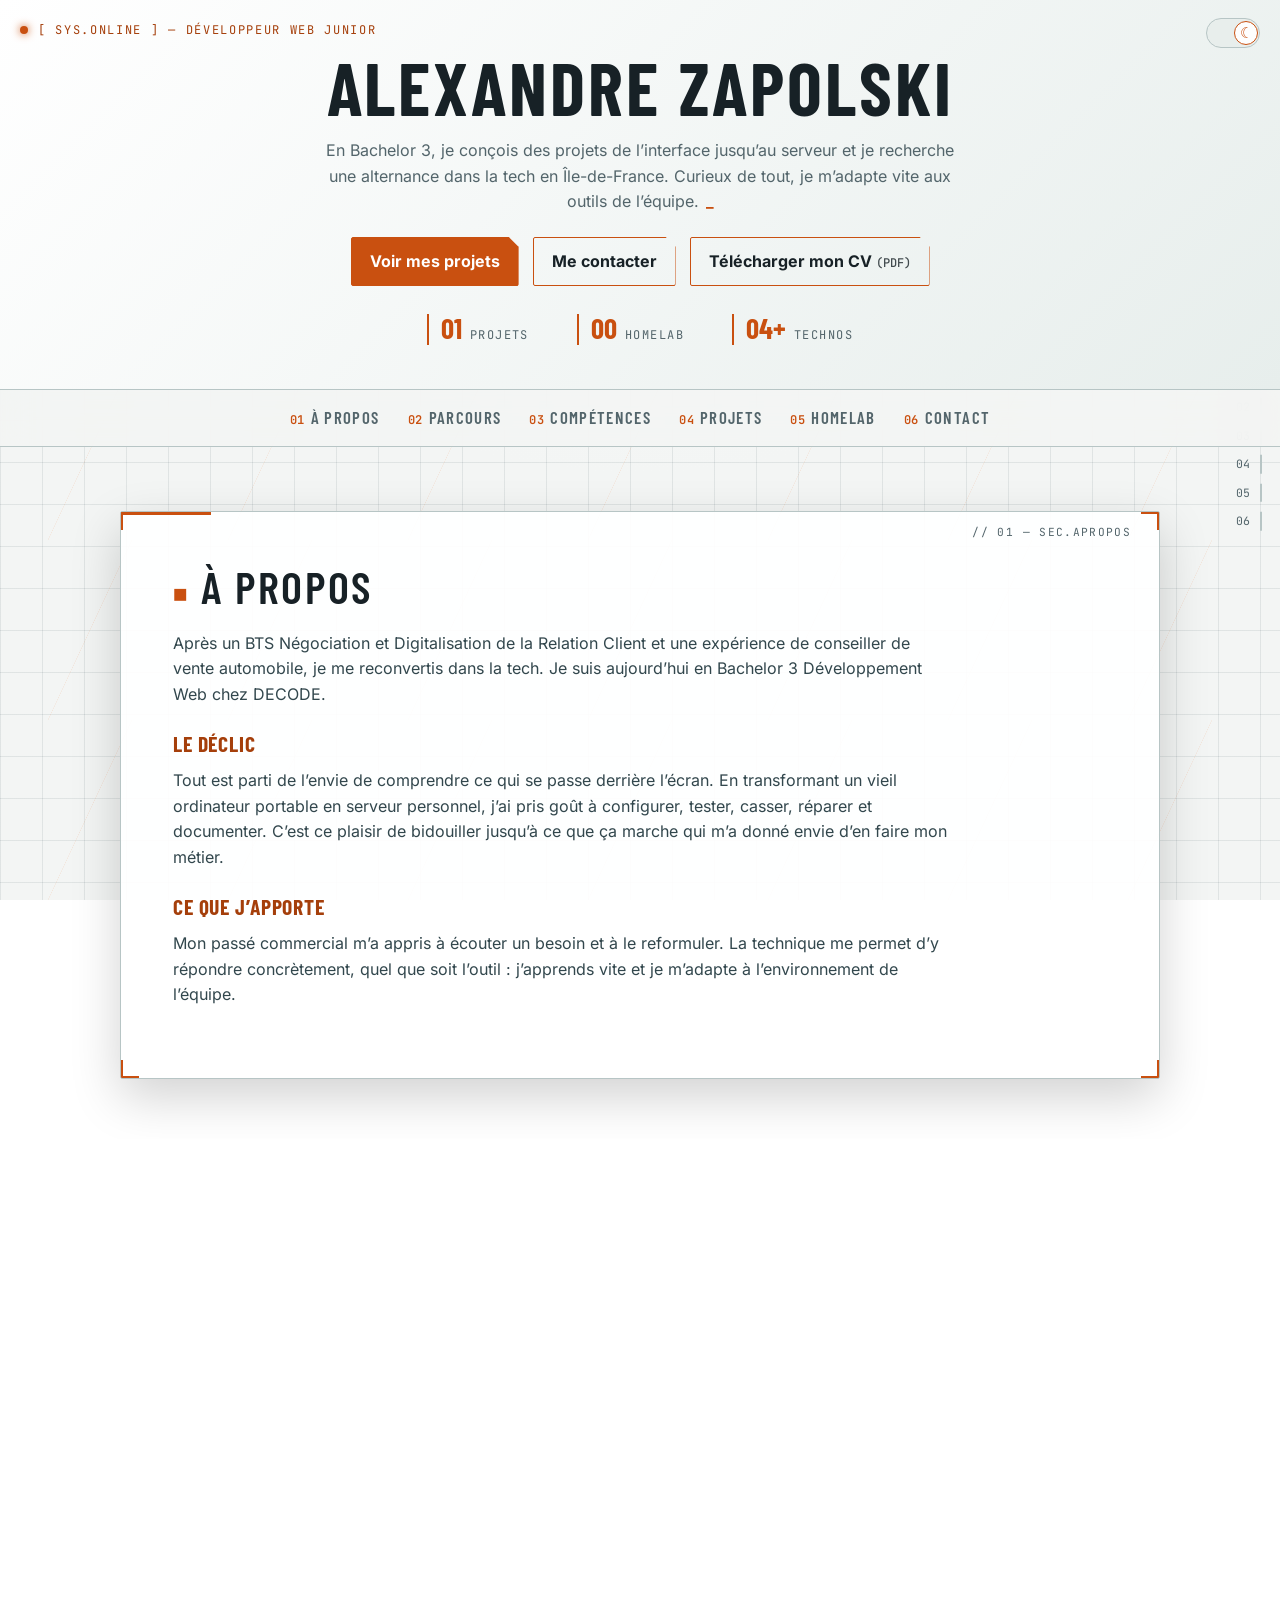
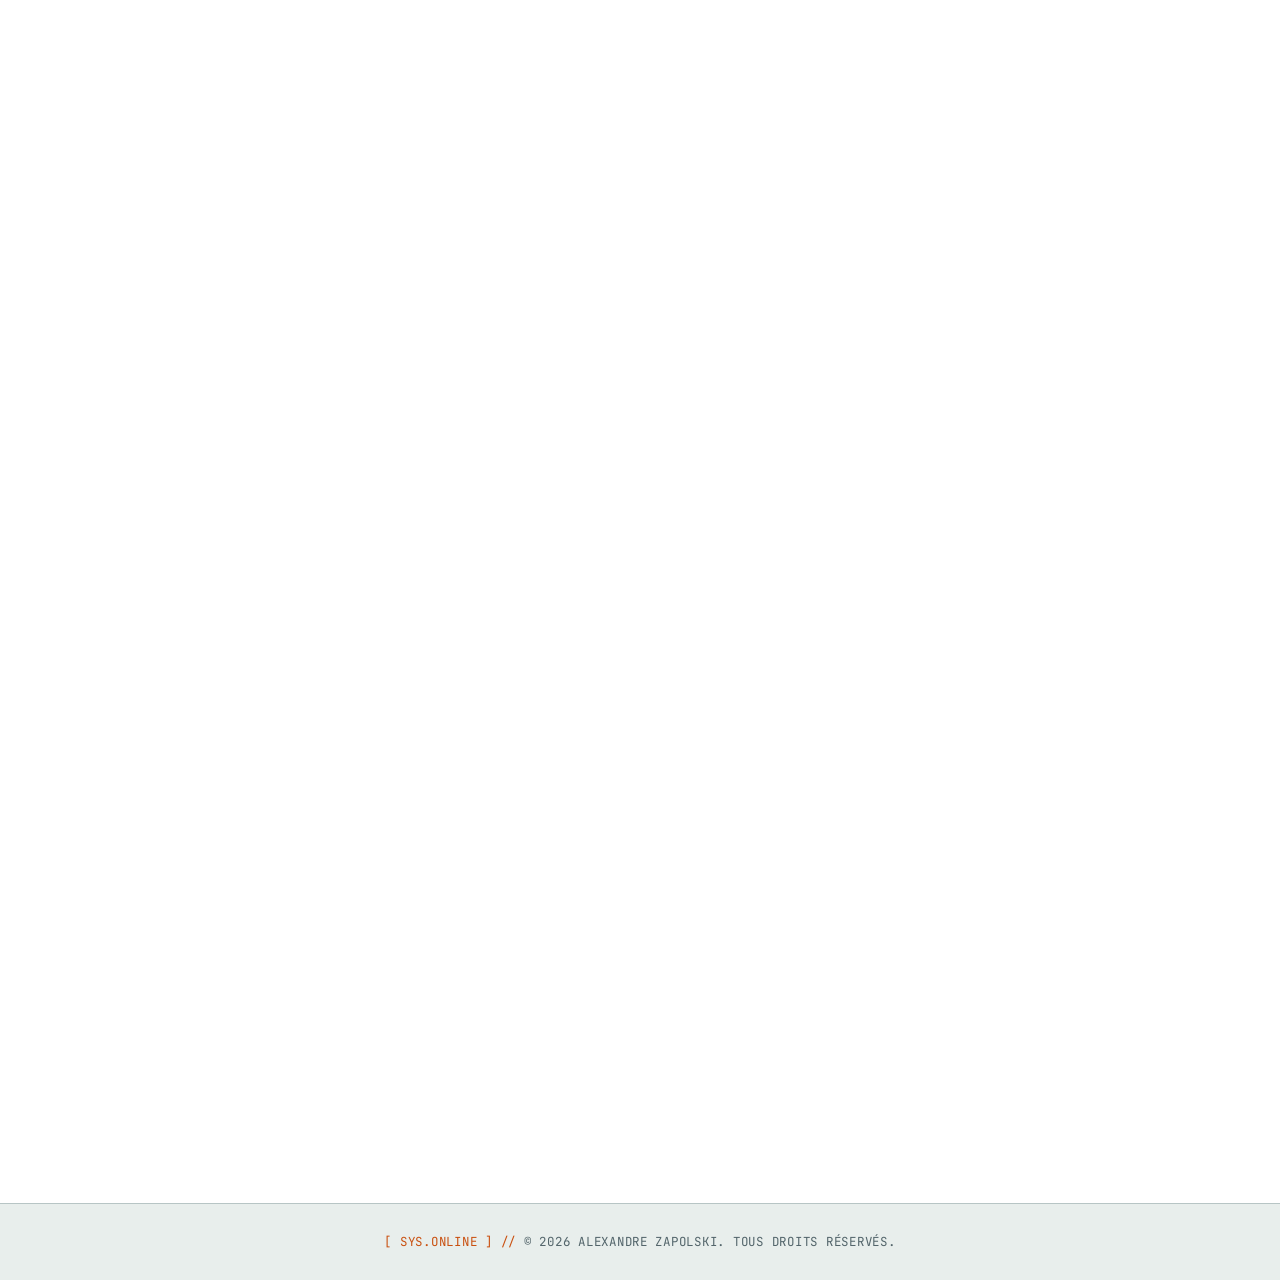
<file: index.html>
<!doctype html>
<html lang="fr">
  <head>
    <meta charset="UTF-8" />
    <meta name="viewport" content="width=device-width, initial-scale=1.0" />
    <title>Alexandre Zapolski | Développeur web junior</title>
    <meta
      name="description"
      content="Alexandre Zapolski, en Bachelor 3 Développement Web, recherche une alternance dans la tech en Île-de-France. Découvrez ses projets, son parcours et son homelab."
    />
    <meta name="theme-color" content="#080d12" />
    <meta name="referrer" content="strict-origin-when-cross-origin" />
    <meta
      http-equiv="Content-Security-Policy"
      content="default-src 'self'; base-uri 'self'; form-action 'self' https://api.web3forms.com; object-src 'none'; script-src 'self'; style-src 'self'; font-src 'self'; img-src 'self'; connect-src 'self' https://api.web3forms.com"
    />
    <meta property="og:type" content="website" />
    <meta
      property="og:title"
      content="Alexandre Zapolski | Développeur web junior"
    />
    <meta
      property="og:description"
      content="En Bachelor 3 Développement Web, Alexandre Zapolski recherche une alternance dans la tech en Île-de-France."
    />
    <meta
      property="og:image"
      content="https://skorpiozzz.github.io/Portfolio/assets/portfolio-preview.png"
    />
    <meta property="og:url" content="https://skorpiozzz.github.io/Portfolio/" />
    <meta property="og:locale" content="fr_FR" />
    <meta name="twitter:card" content="summary_large_image" />
    <link rel="canonical" href="https://skorpiozzz.github.io/Portfolio/" />

    <script src="theme-init.js"></script>

    <link rel="icon" type="image/png" href="AZ.png" />
    <link rel="stylesheet" href="style.css" />
    <script src="script.js" defer></script>
  </head>

  <body>
    <a class="skip_link" href="#contenu">Aller au contenu</a>
    <header>
      <button
        class="theme_toggle"
        type="button"
        aria-pressed="false"
        aria-label="Activer le thème clair"
        title="Activer le thème clair"
      ></button>
      <p class="hud_status" aria-hidden="true">
        [ SYS.ONLINE ] — Développeur web junior
      </p>
      <h1>Alexandre Zapolski</h1>
      <p>
        En Bachelor 3, je conçois des projets de l’interface jusqu’au serveur et
        je recherche une alternance dans la tech en Île-de-France. Curieux de
        tout, je m’adapte vite aux outils de l’équipe.
      </p>
      <div class="hero_actions">
        <a class="primary_button" href="#projets">Voir mes projets</a>
        <a class="secondary_button" href="#contact">Me contacter</a>
        <a
          class="secondary_button"
          href="assets/CV-Alexandre-Zapolski.pdf"
          download
          >Télécharger mon CV <span class="file_meta">(PDF)</span></a
        >
      </div>
      <ul class="hud_stats">
        <li>
          <strong data-count="3" aria-hidden="true">03</strong>
          <span><span class="visually_hidden">3 </span>Projets</span>
        </li>
        <li>
          <strong data-count="1" aria-hidden="true">01</strong>
          <span><span class="visually_hidden">1 </span>Homelab</span>
        </li>
        <li>
          <strong data-count="10" data-suffix="+" aria-hidden="true"
            >10+</strong
          >
          <span><span class="visually_hidden">Plus de 10 </span>Technos</span>
        </li>
      </ul>
    </header>

    <nav class="nav_bar" aria-label="Menu de navigation">
      <ul>
        <li><a href="#apropos">À propos</a></li>
        <li><a href="#parcours">Parcours</a></li>
        <li><a href="#competences">Compétences</a></li>
        <li><a href="#projets">Projets</a></li>
        <li><a href="#homelab">Homelab</a></li>
        <li><a href="#contact">Contact</a></li>
      </ul>
    </nav>

    <main id="contenu" tabindex="-1">
      <section id="apropos">
        <h2>À propos</h2>
        <p>
          Après un BTS Négociation et Digitalisation de la Relation Client et
          une expérience de conseiller de vente automobile, je me reconvertis
          dans la tech. Je suis aujourd’hui en Bachelor 3 Développement Web chez
          DECODE.
        </p>

        <h3>Le déclic</h3>
        <p>
          Tout est parti de l’envie de comprendre ce qui se passe derrière
          l’écran. En transformant un vieil ordinateur portable en serveur
          personnel, j’ai pris goût à configurer, tester, casser, réparer et
          documenter. C’est ce plaisir de bidouiller jusqu’à ce que ça marche
          qui m’a donné envie d’en faire mon métier.
        </p>

        <h3>Ce que j’apporte</h3>
        <p>
          Mon passé commercial m’a appris à écouter un besoin et à le
          reformuler. La technique me permet d’y répondre concrètement, quel que
          soit l’outil : j’apprends vite et je m’adapte à l’environnement de
          l’équipe.
        </p>
      </section>

      <section id="parcours">
        <h2>Mon parcours</h2>
        <h3>2026-2027 : Bachelor 3 Développement Web — DECODE (en cours)</h3>
        <ul>
          <li>
            Développement front-end et back-end, algorithmique, bases de données
            et administration Linux.
          </li>
          <li>
            Découverte de Docker, Symfony et Vue.js, de la sécurité web, du
            développement collaboratif et de l’intelligence artificielle.
          </li>
          <li>
            Projets pratiques pour appliquer les connaissances acquises pendant
            l’année.
          </li>
        </ul>
        <h3>2025-2026 : Conseiller de vente automobile — Peugeot</h3>
        <ul>
          <li>
            Accompagnement des clients particuliers et professionnels dans leurs
            projets automobiles.
          </li>
          <li>
            Analyse des besoins, présentation de solutions adaptées et suivi
            commercial.
          </li>
          <li>
            Traduire un besoin client en solution adaptée : la même démarche que
            l’analyse d’un besoin fonctionnel.
          </li>
        </ul>
        <h3>
          2023-2025 : BTS Négociation et Digitalisation de la Relation Client
          (NDRC) — CFA ISCIO, en alternance chez Hyundai
        </h3>
        <ul>
          <li>
            Techniques de vente, relation client et digitalisation des activités
            commerciales.
          </li>
          <li>
            Expérience en entreprise chez Hyundai : prospection, analyse des
            besoins et suivi client.
          </li>
          <li>
            Premier contact avec le web à travers WordPress et PrestaShop.
          </li>
        </ul>
      </section>

      <section id="competences">
        <h2>Compétences</h2>
        <ul class="skills">
          <li>
            <h3>Front-end</h3>
            <p class="project_tech">
              <span>HTML</span> <span>CSS</span> <span>JavaScript</span>
              <span>React</span>
            </p>
          </li>
          <li>
            <h3>Back-end</h3>
            <p class="project_tech">
              <span>PHP</span> <span>Node.js</span> <span>Express</span>
            </p>
          </li>
          <li>
            <h3>Bases de données</h3>
            <p class="project_tech">
              <span>MySQL</span> <span>PostgreSQL</span>
            </p>
          </li>
          <li>
            <h3>Système &amp; déploiement</h3>
            <p class="project_tech">
              <span>Linux (Debian)</span> <span>Docker</span>
              <span>Docker Compose</span> <span>SSH</span>
            </p>
          </li>
          <li>
            <h3>Outils</h3>
            <p class="project_tech">
              <span>Git</span> <span>GitHub</span> <span>VS Code</span>
            </p>
          </li>
          <li class="skills_learning">
            <h3>En cours d’apprentissage</h3>
            <p class="project_tech"><span>Symfony</span> <span>Vue.js</span></p>
          </li>
          <li class="skills_soft">
            <h3>Savoir-être</h3>
            <p class="project_tech">
              <span>Écoute du besoin client</span> <span>Communication</span>
              <span>Négociation</span> <span>Organisation</span>
            </p>
          </li>
        </ul>
        <h3>Objectifs</h3>
        <p>
          En Bachelor 3 Développement Web, je recherche une
          <strong>alternance</strong> (1 semaine à l’école / 3 semaines en
          entreprise) dès que possible, en Île-de-France.
        </p>
        <p>
          Je suis ouvert à <strong>tous les postes de la tech</strong> :
          développement, systèmes, support, outils internes et à toutes les
          technologies. J’apprends vite et j’aime comprendre comment les choses
          fonctionnent.
        </p>
        <a class="secondary_button" href="#contact">Me contacter</a>
      </section>

      <section id="projets">
        <h2>Projets</h2>
        <ul class="projets">
          <li>
            <img
              src="assets/projets/nexa.webp"
              alt="Aperçu du tableau de bord Nexa"
              width="720"
              height="350"
              loading="lazy"
            />
            <h3>Nexa</h3>
            <p>
              Une application web de gestion de projets permettant d’organiser
              les tâches, de suivre leur avancement et de gérer les membres
              d’une équipe avec un système de rôles et de permissions.
            </p>
            <p class="project_learned">
              Concevoir une application complète : gestion des droits, base de
              données et mise en ligne.
            </p>
            <p class="project_tech">
              <span>React</span> <span>Node.js</span> <span>Express</span>
              <span>PostgreSQL</span> <span>Docker</span>
            </p>
            <div class="project_links">
              <a
                href="https://dashboard-nexa.onrender.com/"
                target="_blank"
                rel="noopener noreferrer"
                >Voir le site</a
              >
              <a
                href="https://github.com/SkorpioZzZ/dashboard-nexa"
                target="_blank"
                rel="noopener noreferrer"
                >Voir le code</a
              >
            </div>
          </li>

          <li>
            <img
              src="assets/projets/math-covering.webp"
              alt="Aperçu du site Math Covering"
              width="720"
              height="326"
              loading="lazy"
            />
            <h3>Math Covering</h3>
            <p>
              Un site vitrine de démonstration pour une activité de covering et
              de detailing automobile.
            </p>
            <p class="project_learned">
              Concevoir un site lisible sur mobile comme sur ordinateur et le
              mettre en ligne.
            </p>
            <p class="project_tech">
              <span>HTML</span> <span>CSS</span> <span>JavaScript</span>
            </p>
            <div class="project_links">
              <a
                href="https://skorpiozzz.github.io/Math_Cov/"
                target="_blank"
                rel="noopener noreferrer"
                >Voir le site</a
              >
              <a
                href="https://github.com/SkorpioZzZ/Math_Cov"
                target="_blank"
                rel="noopener noreferrer"
                >Voir le code</a
              >
            </div>
          </li>

          <li>
            <img
              src="assets/projets/a-table.webp"
              alt="Aperçu de l’application À table"
              width="526"
              height="667"
              loading="lazy"
            />
            <h3>À table</h3>
            <p>
              Une application de recettes permettant de trouver une idée de
              repas grâce à une roulette, de filtrer les recettes et de gérer
              ses recettes personnelles.
            </p>
            <p class="project_learned">
              Penser une application autour d’un usage quotidien : trouver vite
              une idée de repas.
            </p>
            <p class="project_tech">
              <span>HTML</span> <span>CSS</span> <span>JavaScript</span>
            </p>
            <div class="project_links">
              <a
                href="https://skorpiozzz.github.io/A-table/"
                target="_blank"
                rel="noopener noreferrer"
                >Voir le site</a
              >
              <a
                href="https://github.com/SkorpioZzZ/A-table"
                target="_blank"
                rel="noopener noreferrer"
                >Voir le code</a
              >
            </div>
          </li>
        </ul>
      </section>

      <section id="homelab">
        <h2>Homelab</h2>
        <p>
          Mon homelab est un serveur personnel basé sur un ancien Dell Latitude
          E5510 sous Debian GNU/Linux 13. Je l’ai mis en place pour expérimenter
          l’administration système Linux, l’auto-hébergement de services, la
          conteneurisation, le réseau et la sécurité.
        </p>
        <div class="homelab_actions">
          <a
            class="primary_button"
            href="https://github.com/SkorpioZzZ/homelab-infrastructure"
            target="_blank"
            rel="noopener noreferrer"
            >Voir le projet sur GitHub</a
          >
        </div>
        <figure class="homelab_schema">
          <img
            src="assets/homelab-schema.svg"
            alt="Schéma de l’architecture du homelab : mes appareils accèdent au serveur Dell sous Debian 13 par un VPN chiffré, sans port ouvert sur la box, et par le réseau local ; le serveur héberge AdGuard Home, n8n, Portainer et Glances dans Docker, ainsi que Samba et SSH."
            width="1200"
            height="675"
            loading="lazy"
          />
          <figcaption>
            Architecture du homelab : accès distant par VPN chiffré, aucun port
            ouvert sur la box.
          </figcaption>
        </figure>
        <ul class="projets">
          <li>
            <img
              class="photo_materiel"
              src="assets/homelab-dell.webp"
              alt="Le Dell Latitude E5510 du homelab, allumé sur l’écran de connexion Debian 13"
              width="800"
              height="600"
              loading="lazy"
            />
            <h3>Matériel</h3>
            <p>Un ancien ordinateur portable recyclé en serveur personnel.</p>
            <p class="project_tech">
              <span>Dell Latitude E5510</span> <span>Intel Core i5 M 560</span>
              <span>4 Go RAM</span> <span>SSD 250 Go</span>
            </p>
          </li>
          <li>
            <h3>Système et services</h3>
            <p>
              Des services conteneurisés que j’héberge et supervise moi-même :
              un bloqueur de publicités et de traqueurs pour tous mes appareils,
              même en 4G, de l’automatisation, une interface d’administration,
              un tableau de supervision et un partage de fichiers sur le réseau.
            </p>
            <p class="project_tech">
              <span>Debian 13</span> <span>Linux</span> <span>Docker</span>
              <span>Docker Compose</span> <span>AdGuard Home</span>
              <span>n8n</span> <span>Portainer CE</span> <span>Glances</span>
              <span>Samba</span> <span>Tailscale</span>
            </p>
          </li>
          <li>
            <h3>Ce que j’y apprends</h3>
            <p>
              Administrer un serveur à distance sans l’exposer sur Internet,
              filtrer le DNS de tout le foyer, diagnostiquer ce qui ne marche
              pas, faire des choix adaptés à un matériel limité et documenter
              chaque étape.
            </p>
            <p class="project_tech">
              <span>Administration système</span> <span>Linux</span>
              <span>SSH</span> <span>Docker</span> <span>Réseau</span>
              <span>Pare-feu UFW</span> <span>DNS</span> <span>VPN</span>
              <span>Dépannage</span>
              <span>Documentation technique</span>
            </p>
          </li>
        </ul>
      </section>

      <section id="contact">
        <h2>Contact</h2>
        <p>
          Une alternance, un projet ou une question sur mon parcours ?
          Écrivez-moi via le formulaire, par e-mail, ou retrouvez-moi sur
          LinkedIn et GitHub.
        </p>

        <form
          class="contact_form"
          action="https://api.web3forms.com/submit"
          method="POST"
          novalidate
        >
          <input
            type="hidden"
            name="access_key"
            value="65ddaa1f-b4f3-42bf-a58d-a4510def24a2"
          />
          <input
            type="checkbox"
            name="botcheck"
            hidden
            tabindex="-1"
            autocomplete="off"
          />

          <div class="terminal_bar" aria-hidden="true">
            <span class="terminal_dots"
              ><span></span><span></span><span></span
            ></span>
            <span class="terminal_title">alexandre@portfolio: ~/contact</span>
          </div>
          <p class="terminal_line" aria-hidden="true">
            <span class="terminal_prompt">$</span> ./nouveau-message.sh
          </p>

          <div>
            <label for="nom">Nom</label>
            <input
              type="text"
              id="nom"
              name="name"
              autocomplete="name"
              maxlength="100"
              required
            />
          </div>

          <div>
            <label for="email">E-mail</label>
            <input
              type="email"
              id="email"
              name="email"
              autocomplete="email"
              maxlength="254"
              required
            />
          </div>

          <div class="form_subject">
            <label for="sujet">Sujet</label>
            <input
              type="text"
              id="sujet"
              name="subject"
              maxlength="150"
              required
            />
          </div>

          <div class="form_message">
            <label for="message">Message</label>
            <textarea
              id="message"
              name="message"
              rows="6"
              maxlength="5000"
              required
            ></textarea>
          </div>

          <button type="submit">Transmettre le message</button>
          <p class="form_status" role="status" aria-live="polite" hidden></p>
        </form>

        <div class="contact_links">
          <a href="mailto:zapolski.alexandre2991@gmail.com">E-mail</a>
          <a
            href="https://www.linkedin.com/in/alexandre-zapolski-58743b172/"
            target="_blank"
            rel="noopener noreferrer"
            >LinkedIn</a
          >
          <a
            href="https://github.com/SkorpioZzZ"
            target="_blank"
            rel="noopener noreferrer"
            >GitHub</a
          >
          <a href="assets/CV-Alexandre-Zapolski.pdf" download
            >Mon CV <span class="file_meta">(PDF)</span></a
          >
        </div>
      </section>
    </main>

    <footer>
      <p>© 2026 Alexandre Zapolski. Tous droits réservés.</p>
    </footer>
  </body>
</html>
</file>
<file: style.css>
/* Polices auto-hébergées (sous-ensemble latin), voir assets/fonts/README.md */
@font-face {
  font-family: "Inter";
  font-style: normal;
  font-weight: 100 900;
  font-display: swap;
  src: url("assets/fonts/inter-latin-wght-normal.woff2") format("woff2");
  unicode-range: U+0000-00FF, U+0131, U+0152-0153, U+02BB-02BC, U+02C6,
    U+02DA, U+02DC, U+0304, U+0308, U+0329, U+2000-206F, U+20AC, U+2122,
    U+2191, U+2193, U+2212, U+2215, U+FEFF, U+FFFD;
}

@font-face {
  font-family: "JetBrains Mono";
  font-style: normal;
  font-weight: 100 800;
  font-display: swap;
  src: url("assets/fonts/jetbrains-mono-latin-wght-normal.woff2")
    format("woff2");
  unicode-range: U+0000-00FF, U+0131, U+0152-0153, U+02BB-02BC, U+02C6,
    U+02DA, U+02DC, U+0304, U+0308, U+0329, U+2000-206F, U+20AC, U+2122,
    U+2191, U+2193, U+2212, U+2215, U+FEFF, U+FFFD;
}

@font-face {
  font-family: "Barlow Condensed";
  font-style: normal;
  font-weight: 500;
  font-display: swap;
  src: url("assets/fonts/barlow-condensed-latin-500-normal.woff2")
    format("woff2");
  unicode-range: U+0000-00FF, U+0131, U+0152-0153, U+02BB-02BC, U+02C6,
    U+02DA, U+02DC, U+0304, U+0308, U+0329, U+2000-206F, U+20AC, U+2122,
    U+2191, U+2193, U+2212, U+2215, U+FEFF, U+FFFD;
}

@font-face {
  font-family: "Barlow Condensed";
  font-style: normal;
  font-weight: 600;
  font-display: swap;
  src: url("assets/fonts/barlow-condensed-latin-600-normal.woff2")
    format("woff2");
  unicode-range: U+0000-00FF, U+0131, U+0152-0153, U+02BB-02BC, U+02C6,
    U+02DA, U+02DC, U+0304, U+0308, U+0329, U+2000-206F, U+20AC, U+2122,
    U+2191, U+2193, U+2212, U+2215, U+FEFF, U+FFFD;
}

@font-face {
  font-family: "Barlow Condensed";
  font-style: normal;
  font-weight: 700;
  font-display: swap;
  src: url("assets/fonts/barlow-condensed-latin-700-normal.woff2")
    format("woff2");
  unicode-range: U+0000-00FF, U+0131, U+0152-0153, U+02BB-02BC, U+02C6,
    U+02DA, U+02DC, U+0304, U+0308, U+0329, U+2000-206F, U+20AC, U+2122,
    U+2191, U+2193, U+2212, U+2215, U+FEFF, U+FFFD;
}

:root {
  --font-mono: "JetBrains Mono", ui-monospace, monospace;
  --background: #080d12;
  --surface: rgba(17, 25, 32, 0.94);
  --surface-light: #18232b;
  --text: #f1f4f2;
  --muted: #9aa8ad;
  --accent: #f26b21;
  --accent-light: #ff9b55;
  --border: #33434a;
  --grid: rgba(143, 169, 175, 0.07);
  --on-accent: #111820;
  --text-body: #d5dcda;
  --danger-text: #ff8a8a;
  --form-bg: rgb(8 13 18 / 45%);
}

[data-theme="light"] {
  --background: #f3f5f4;
  --surface: rgb(255 255 255 / 92%);
  --surface-light: #e8eeec;
  --text: #172126;
  --muted: #53656b;
  --accent: #c95010;
  --accent-light: #a53f0b;
  --border: #b7c5c5;
  --grid: rgba(54, 78, 84, 0.1);
  --on-accent: #ffffff;
  --text-body: #32474d;
  --danger-text: #b42318;
  --form-bg: rgb(255 255 255 / 70%);
}

section.reveal {
  opacity: 0;
  clip-path: inset(-60px -60px calc(100% - 2px) -60px);
  transition:
    opacity 0.4s ease,
    clip-path 0.9s cubic-bezier(0.65, 0, 0.35, 1);
}

section.reveal.is-visible {
  opacity: 1;
  clip-path: inset(-60px);
}

* {
  box-sizing: border-box;
}

.visually_hidden {
  position: absolute;
  width: 1px;
  height: 1px;
  overflow: hidden;
  clip: rect(0 0 0 0);
  white-space: nowrap;
}

.skip_link {
  position: fixed;
  z-index: 20;
  top: 12px;
  left: 12px;
  padding: 10px 14px;
  color: var(--on-accent);
  background: var(--accent);
  font-family: var(--font-mono);
  font-size: 0.85rem;
  font-weight: 600;
  text-decoration: none;
  transform: translateY(-200%);
}

.skip_link:focus {
  transform: none;
}

main:focus {
  outline: none;
}

.back_to_top {
  position: fixed;
  right: 20px;
  bottom: 20px;
  z-index: 9;
  padding: 10px 14px;
  color: var(--on-accent);
  border: 1px solid var(--accent);
  border-radius: 2px;
  background: var(--accent);
  cursor: pointer;
  font: inherit;
  font-family: var(--font-mono);
  font-size: 0.85rem;
  font-weight: 600;
  letter-spacing: 0.08em;
  opacity: 0;
  pointer-events: none;
  transform: translateY(10px);
  transition:
    opacity 0.2s ease,
    transform 0.2s ease,
    background 0.2s ease;
}

.back_to_top.is-visible {
  opacity: 1;
  pointer-events: auto;
  transform: translateY(0);
}

.back_to_top:hover {
  background: var(--accent-light);
}

html {
  scroll-behavior: smooth;
}

body {
  min-width: 320px;
  margin: 0;
  color: var(--text);
  background:
    linear-gradient(var(--grid) 1px, transparent 1px),
    linear-gradient(90deg, var(--grid) 1px, transparent 1px),
    radial-gradient(circle at 50% -20%, #24353c 0, var(--background) 52%);
  background-size:
    42px 42px,
    42px 42px,
    auto;
  background-attachment: fixed;
  font-family: "Inter", system-ui, sans-serif;
  line-height: 1.6;
}

[data-theme="light"] body {
  background:
    linear-gradient(var(--grid) 1px, transparent 1px),
    linear-gradient(90deg, var(--grid) 1px, transparent 1px),
    radial-gradient(circle at 50% -20%, #ffffff 0, var(--background) 52%);
  background-size:
    42px 42px,
    42px 42px,
    auto;
  background-attachment: fixed;
}

body::before {
  position: fixed;
  z-index: -1;
  inset: 0;
  background: linear-gradient(
    115deg,
    transparent 49.8%,
    rgb(242 107 33 / 12%) 50%,
    transparent 50.2%
  );
  background-size: 180px 180px;
  content: "";
  pointer-events: none;
}

header {
  position: relative;
  z-index: 9;
  overflow: hidden;
  padding: 52px 20px 44px;
  text-align: center;
  border-bottom: 1px solid var(--border);
  background: linear-gradient(135deg, rgb(15 24 30), rgb(8 13 18));
}

[data-theme="light"] header {
  background: linear-gradient(
    135deg,
    rgb(255 255 255),
    rgb(231 238 236)
  );
}

header h1 {
  position: relative;
  z-index: 1;
  margin: 0;
  color: var(--text);
  font-family: "Barlow Condensed", sans-serif;
  font-size: clamp(2.6rem, 7vw, 4.6rem);
  font-weight: 700;
  letter-spacing: 0.04em;
  line-height: 0.95;
  text-transform: uppercase;
}

header p {
  position: relative;
  z-index: 1;
  max-width: 650px;
  margin: 16px auto 0;
  color: var(--muted);
  font-size: 1rem;
}

.hero_actions {
  position: relative;
  z-index: 1;
  display: flex;
  justify-content: center;
  gap: 14px;
  flex-wrap: wrap;
  margin-top: 22px;
}

header .hud_status {
  position: absolute;
  top: 22px;
  left: 20px;
  display: flex;
  align-items: center;
  gap: 10px;
  max-width: calc(100% - 110px);
  margin: 0;
  text-align: left;
  line-height: 1.4;
  color: var(--accent-light);
  font-family: var(--font-mono);
  font-size: 0.75rem;
  letter-spacing: 0.14em;
  text-transform: uppercase;
}

.hud_status::before {
  flex-shrink: 0;
  width: 8px;
  height: 8px;
  border-radius: 50%;
  background: var(--accent);
  box-shadow: 0 0 8px var(--accent);
  content: "";
}

header h1 + p::after {
  margin-left: 2px;
  color: var(--accent);
  content: "_";
  content: "_" / "";
  font-weight: 700;
}

.hud_stats {
  position: relative;
  z-index: 1;
  display: flex;
  justify-content: center;
  gap: clamp(18px, 5vw, 48px);
  flex-wrap: wrap;
  margin: 28px 0 0;
  padding: 0;
  list-style: none;
}

.hud_stats li {
  display: flex;
  align-items: baseline;
  gap: 8px;
  padding-left: 12px;
  border-left: 2px solid var(--accent);
}

.hud_stats strong {
  color: var(--accent);
  font-family: "Barlow Condensed", sans-serif;
  font-size: 1.8rem;
  font-weight: 700;
  line-height: 1;
}

.hud_stats span {
  color: var(--muted);
  font-family: var(--font-mono);
  font-size: 0.75rem;
  letter-spacing: 0.12em;
  text-transform: uppercase;
}

.primary_button,
.secondary_button,
.contact_links a {
  display: inline-block;
  padding: 11px 18px;
  border: 1px solid var(--accent);
  border-radius: 2px;
  font-weight: 700;
  text-decoration: none;
  transition: 0.2s ease;
}

.primary_button,
.contact_links a {
  color: var(--on-accent);
  background: var(--accent);
}

.secondary_button {
  color: var(--text);
  background: transparent;
}

.primary_button:hover,
.contact_links a:hover {
  border-color: var(--accent-light);
  background: var(--accent-light);
}

.file_meta {
  font-family: var(--font-mono);
  font-size: 0.75em;
  font-weight: 500;
  opacity: 0.8;
}

.secondary_button:hover {
  color: var(--on-accent);
  background: var(--accent);
}

.primary_button,
.secondary_button,
.contact_links a,
.contact_form button,
.back_to_top {
  clip-path: polygon(
    0 0,
    calc(100% - 10px) 0,
    100% 10px,
    100% 100%,
    0 100%
  );
}

.primary_button:focus-visible,
.secondary_button:focus-visible,
.contact_links a:focus-visible,
.contact_form button:focus-visible,
.back_to_top:focus-visible {
  clip-path: none;
}

.primary_button,
.secondary_button,
.contact_links a,
.contact_form button {
  position: relative;
  overflow: hidden;
}

.primary_button::after,
.secondary_button::after,
.contact_links a::after,
.contact_form button::after {
  position: absolute;
  inset: 0;
  background: linear-gradient(
    110deg,
    transparent 30%,
    rgb(255 255 255 / 35%) 50%,
    transparent 70%
  );
  content: "";
  pointer-events: none;
  transform: translateX(-120%);
  transition: transform 0.5s ease;
}

.primary_button:hover::after,
.secondary_button:hover::after,
.contact_links a:hover::after,
.contact_form button:hover::after {
  transform: translateX(120%);
}

.nav_bar {
  position: sticky;
  z-index: 10;
  top: 0;
  padding: 0 20px;
  border-bottom: 1px solid var(--border);
  background: rgb(8 13 18 / 92%);
  backdrop-filter: blur(14px);
}

[data-theme="light"] .nav_bar {
  background: rgb(243 245 244 / 92%);
}

.nav_bar ul {
  display: flex;
  justify-content: center;
  gap: 28px;
  max-width: 1100px;
  margin: 0 auto;
  padding: 14px 0;
  list-style: none;
  flex-wrap: wrap;
  counter-reset: nav;
}

.nav_bar li {
  counter-increment: nav;
}

.nav_bar::after {
  position: absolute;
  bottom: -1px;
  left: 0;
  width: 100%;
  height: 2px;
  background: var(--accent);
  content: "";
  transform: scaleX(var(--scroll-progress, 0));
  transform-origin: left;
}

.nav_bar a {
  padding-bottom: 3px;
  border-bottom: 2px solid transparent;
  color: var(--muted);
  font-family: "Barlow Condensed", sans-serif;
  font-size: 1.05rem;
  font-weight: 600;
  letter-spacing: 0.08em;
  text-decoration: none;
  text-transform: uppercase;
  transition:
    color 0.2s ease,
    border-color 0.2s ease;
}

.nav_bar a::before {
  margin-right: 6px;
  color: var(--accent);
  content: counter(nav, decimal-leading-zero);
  content: counter(nav, decimal-leading-zero) / "";
  font-family: var(--font-mono);
  font-size: 0.72em;
  letter-spacing: 0.04em;
}

.nav_bar a:hover {
  color: var(--accent-light);
}

.nav_bar a.active {
  border-bottom-color: var(--accent);
  color: var(--accent);
}

.theme_toggle {
  position: absolute;
  top: 18px;
  right: 20px;
  display: inline-flex;
  align-items: center;
  justify-content: flex-start;
  width: 54px;
  height: 30px;
  padding: 3px;
  color: var(--text);
  border: 1px solid var(--border);
  border-radius: 999px;
  background: var(--surface-light);
  cursor: pointer;
  transition:
    border-color 0.2s ease,
    background 0.2s ease,
    box-shadow 0.2s ease,
    transform 0.2s ease;
}

.theme_toggle::before {
  position: absolute;
  left: 3px;
  display: grid;
  width: 22px;
  height: 22px;
  place-items: center;
  color: var(--accent);
  border: 1px solid var(--accent);
  border-radius: 50%;
  background: var(--surface);
  content: "☀";
  font-size: 0.95rem;
  line-height: 1;
  transition:
    left 0.25s ease,
    color 0.25s ease,
    background 0.25s ease;
}

.theme_toggle[aria-pressed="true"]::before {
  left: calc(100% - 25px);
  content: "☾";
}

.theme_toggle:hover {
  border-color: var(--accent);
  box-shadow: 0 4px 14px rgb(0 0 0 / 18%);
  transform: translateY(-1px);
}

.theme_toggle:active {
  transform: translateY(0);
}

main {
  max-width: 1080px;
  margin: 0 auto;
  padding: 64px 20px;
}

section {
  position: relative;
  margin-bottom: 42px;
  padding: clamp(28px, 5vw, 52px);
  overflow: hidden;
  border: 1px solid var(--border);
  border-radius: 2px;
  background-color: var(--surface);
  box-shadow: 0 18px 50px rgb(0 0 0 / 18%);
  scroll-margin-top: 80px;
  --bracket-color: var(--accent);
  --bracket-size: 18px;
}

section,
.projets li,
.skills li {
  background-image:
    linear-gradient(var(--bracket-color), var(--bracket-color)),
    linear-gradient(var(--bracket-color), var(--bracket-color)),
    linear-gradient(var(--bracket-color), var(--bracket-color)),
    linear-gradient(var(--bracket-color), var(--bracket-color)),
    linear-gradient(var(--bracket-color), var(--bracket-color)),
    linear-gradient(var(--bracket-color), var(--bracket-color)),
    linear-gradient(var(--bracket-color), var(--bracket-color)),
    linear-gradient(var(--bracket-color), var(--bracket-color));
  background-position:
    top left,
    top left,
    top right,
    top right,
    bottom left,
    bottom left,
    bottom right,
    bottom right;
  background-repeat: no-repeat;
  background-size:
    var(--bracket-size) 2px,
    2px var(--bracket-size),
    var(--bracket-size) 2px,
    2px var(--bracket-size),
    var(--bracket-size) 2px,
    2px var(--bracket-size),
    var(--bracket-size) 2px,
    2px var(--bracket-size);
}

section::before {
  position: absolute;
  top: 0;
  left: 0;
  width: 90px;
  height: 3px;
  background: var(--accent);
  content: "";
}

main {
  counter-reset: section;
}

main > section {
  counter-increment: section;
}

section::after {
  position: absolute;
  right: 28px;
  top: 12px;
  color: var(--muted);
  content: "//";
  font-family: var(--font-mono);
  font-size: 0.7rem;
  letter-spacing: 0.12em;
  opacity: 0.75;
  text-transform: uppercase;
}

[data-theme="light"] section::after {
  opacity: 1;
}

main > section::after {
  content: "// " counter(section, decimal-leading-zero) " — SEC." attr(id);
  content: "// " counter(section, decimal-leading-zero) " — SEC." attr(id) /
    "";
}

section h2 {
  margin: 0 0 22px;
  color: var(--text);
  font-family: "Barlow Condensed", sans-serif;
  font-size: clamp(2rem, 4vw, 2.8rem);
  font-weight: 600;
  letter-spacing: 0.06em;
  line-height: 1;
  text-transform: uppercase;
}

section h2::before {
  margin-right: 10px;
  color: var(--accent);
  content: "■";
  font-size: 0.55em;
  vertical-align: middle;
}

section h3 {
  margin: 18px 0 8px;
  color: var(--accent-light);
  font-family: "Barlow Condensed", sans-serif;
  font-size: 1.35rem;
  letter-spacing: 0.04em;
  text-transform: uppercase;
}

section p {
  max-width: 780px;
  color: var(--text-body);
  margin: 0 0 18px;
}

.contact_form {
  --term-pad: clamp(18px, 3vw, 28px);
  --term-bg: #0b1116;
  --term-bar: #18232b;
  --term-border: #33434a;
  --term-text: #f1f4f2;
  --term-muted: #9aa8ad;
  --term-accent: #ff9b55;
  --term-danger: #ff8a8a;

  display: grid;
  grid-template-columns: repeat(2, minmax(0, 1fr));
  gap: 18px 24px;
  max-width: 780px;
  margin: 28px auto 0;
  padding: 0 var(--term-pad) var(--term-pad);
  overflow: hidden;
  color: var(--term-text);
  border: 1px solid var(--term-border);
  border-radius: 6px;
  background: var(--term-bg);
  box-shadow: 0 18px 40px rgb(0 0 0 / 30%);
  font-family: var(--font-mono);
}

.contact_form .terminal_bar {
  display: flex;
  align-items: center;
  gap: 14px;
  grid-column: 1 / -1;
  margin: 0 calc(var(--term-pad) * -1);
  padding: 10px 16px;
  border-bottom: 1px solid var(--term-border);
  background: var(--term-bar);
}

.terminal_dots {
  display: flex;
  gap: 7px;
}

.terminal_dots span {
  width: 11px;
  height: 11px;
  border-radius: 50%;
  background: var(--term-border);
}

.terminal_dots span:first-child {
  background: var(--accent);
}

.terminal_title {
  flex: 1;
  color: var(--term-muted);
  font-size: 0.75rem;
  letter-spacing: 0.04em;
  text-align: center;
}

.contact_form .terminal_line {
  grid-column: 1 / -1;
  max-width: none;
  margin: 4px 0 0;
  color: var(--term-muted);
  font-size: 0.82rem;
  text-align: left;
}

.terminal_line .terminal_prompt {
  color: var(--term-accent);
}

#contact {
  text-align: center;
}

#contact > p {
  margin-inline: auto;
}

.contact_form .form_error {
  grid-column: 1 / -1;
  margin: 0;
  color: var(--danger-text);
  text-align: left;
}

.contact_form div {
  display: grid;
  gap: 7px;
  text-align: left;
}

.contact_form .form_message {
  grid-column: 1 / -1;
}

.contact_form .form_subject {
  grid-column: 1 / -1;
}

.contact_form .form_trap {
  position: absolute;
  width: 1px;
  height: 1px;
  overflow: hidden;
  clip: rect(0 0 0 0);
  white-space: nowrap;
}

.contact_form label {
  color: var(--term-accent);
  font-size: 0.8rem;
  font-weight: 600;
  letter-spacing: 0.08em;
  text-transform: uppercase;
}

.contact_form label::before {
  color: var(--term-muted);
  content: "> ";
  content: "> " / "";
}

.contact_form input,
.contact_form textarea {
  width: 100%;
  padding: 8px 4px;
  color: var(--term-text);
  border: 0;
  border-bottom: 1px dashed var(--term-border);
  border-radius: 0;
  outline: 0;
  background: transparent;
  caret-color: var(--accent);
  font: inherit;
  font-size: 0.92rem;
  transition:
    border-color 0.2s ease,
    background-color 0.2s ease;
}

.contact_form textarea {
  min-height: 140px;
  padding: 10px 12px;
  border: 1px dashed var(--term-border);
  resize: vertical;
}

.contact_form input:focus,
.contact_form textarea:focus {
  border-color: var(--accent);
  border-style: solid;
  background-color: rgb(242 107 33 / 6%);
}

.contact_form input::placeholder,
.contact_form textarea::placeholder {
  color: var(--term-muted);
}

.contact_form input[aria-invalid="true"],
.contact_form textarea[aria-invalid="true"] {
  border-color: #e05252;
}

.field_error {
  margin: 0;
  color: var(--danger-text);
  font-size: 0.85rem;
}

.contact_form .field_error {
  color: var(--term-danger);
  font-size: 0.78rem;
}

.contact_form .field_error::before {
  content: "[ERR] ";
  content: "[ERR] " / "";
}

.contact_form button {
  grid-column: 1 / -1;
  justify-self: start;
  padding: 11px 18px;
  color: var(--on-accent);
  border: 1px solid var(--accent);
  border-radius: 2px;
  background: var(--accent);
  cursor: pointer;
  font: inherit;
  font-size: 0.85rem;
  font-weight: 700;
  letter-spacing: 0.04em;
  text-transform: uppercase;
  transition: 0.2s ease;
}

.contact_form button:hover {
  border-color: var(--accent-light);
  background: var(--accent-light);
}

.contact_form button::before {
  content: "> ";
  content: "> " / "";
  font-family: var(--font-mono);
}

.contact_form button:disabled {
  cursor: wait;
  opacity: 0.7;
}

.form_status {
  grid-column: 1 / -1;
  margin: 0;
  padding: 13px 16px;
  border: 1px solid var(--border);
  color: var(--text);
  background: var(--surface-light);
  font-family: var(--font-mono);
  font-size: 0.85rem;
  text-align: center;
}

.form_status.success {
  border-color: var(--accent);
  color: var(--accent-light);
}

.form_status.error {
  border-color: #e05252;
  color: var(--danger-text);
}

.contact_form .form_status {
  color: var(--term-text);
  border-color: var(--term-border);
  border-style: dashed;
  background: transparent;
  text-align: left;
}

.contact_form .form_status.success {
  border-color: var(--accent);
  color: var(--term-accent);
}

.contact_form .form_status.error {
  border-color: #e05252;
  color: var(--term-danger);
}

.form_result {
  min-height: 100vh;
  display: grid;
  place-items: center;
  max-width: 1080px;
  margin: 0 auto;
  padding: 32px 20px;
}

.form_result section {
  width: min(100%, 680px);
  margin: 0;
}

section ul {
  padding-left: 20px;
  color: var(--text-body);
}

section li {
  margin-bottom: 9px;
}

section ul:not(.projets, .skills) {
  list-style: none;
}

section ul:not(.projets, .skills) li {
  position: relative;
}

section ul:not(.projets, .skills) li::before {
  position: absolute;
  left: -18px;
  color: var(--accent);
  content: "▸";
  content: "▸" / "";
}

#parcours h3,
#parcours ul {
  position: relative;
  margin: 0;
  border-left: 1px solid color-mix(in srgb, var(--accent) 45%, transparent);
}

#parcours h3 {
  padding: 18px 0 8px 28px;
}

#parcours h3:first-of-type {
  padding-top: 0;
  border-left-color: transparent;
  background: linear-gradient(
      color-mix(in srgb, var(--accent) 45%, transparent),
      color-mix(in srgb, var(--accent) 45%, transparent)
    )
    left 0 top 0.8em / 1px 100% no-repeat border-box;
}

#parcours ul {
  padding: 0 0 8px 46px;
}

#parcours h3::before {
  position: absolute;
  top: calc(18px + 0.8em - 6px);
  left: -6.5px;
  box-sizing: border-box;
  width: 12px;
  height: 12px;
  border: 2px solid var(--accent);
  background: var(--surface-light);
  content: "";
  transform: rotate(45deg);
}

#parcours h3:first-of-type::before {
  top: calc(0.8em - 6px);
  background: var(--accent);
}

.projets {
  display: grid;
  grid-template-columns: repeat(auto-fit, minmax(220px, 1fr));
  gap: 20px;
  padding: 0;
  list-style: none;
}

.projets li {
  width: auto;
  padding: 16px;
  color: var(--text);
  border: 1px solid var(--border);
  border-radius: 2px;
  background-color: var(--surface-light);
  transition:
    transform 0.2s ease,
    border-color 0.2s ease,
    background-size 0.2s ease;
  --bracket-color: var(--muted);
  --bracket-size: 12px;
}

.projets li:hover,
.projets li:focus-within,
.skills li:hover {
  border-color: var(--accent);
  transform: translateY(-5px);
  --bracket-color: var(--accent);
  --bracket-size: 22px;
}

.projets img {
  width: 100%;
  height: 150px;
  margin-bottom: 12px;
  border-radius: 1px;
  object-fit: cover;
}

.projets p {
  color: var(--muted);
  font-size: 0.92rem;
}

.project_tech {
  color: var(--accent-light) !important;
  font-family: var(--font-mono);
  font-size: 0.72rem !important;
  letter-spacing: 0.04em;
  text-transform: uppercase;
  display: flex;
  flex-wrap: wrap;
  gap: 6px;
}

.project_tech span {
  padding: 2px 7px;
  border: 1px solid var(--border);
  border-radius: 2px;
  background: var(--form-bg);
  line-height: 1.5;
}

.skills {
  display: grid;
  grid-template-columns: repeat(auto-fit, minmax(220px, 1fr));
  gap: 16px;
  margin: 0 0 32px;
  padding: 0;
  list-style: none;
}

.skills li {
  margin: 0;
  padding: 14px 16px;
  border: 1px solid var(--border);
  border-radius: 2px;
  background-color: var(--surface-light);
  transition:
    transform 0.2s ease,
    border-color 0.2s ease,
    background-size 0.2s ease;
  --bracket-color: var(--muted);
  --bracket-size: 10px;
}

.skills h3 {
  margin: 0 0 10px;
  color: var(--accent-light);
  font-family: var(--font-mono);
  font-size: 0.78rem;
  font-weight: 600;
  letter-spacing: 0.1em;
}

.skills .project_tech {
  margin: 0;
}

.skills_learning .project_tech span {
  border-style: dashed;
  border-color: var(--accent);
}

#competences strong {
  color: var(--accent-light);
}

.project_links {
  display: flex;
  gap: 12px;
  flex-wrap: wrap;
}

.projets a {
  color: var(--accent-light);
  font-weight: 700;
}

.project_links a {
  font-family: var(--font-mono);
  font-size: 0.78rem;
  letter-spacing: 0.06em;
  text-decoration: none;
  text-transform: uppercase;
}

.project_links a::before {
  content: "> ";
  content: "> " / "";
}

.project_links a::after {
  display: inline-block;
  margin-left: 4px;
  content: "→";
  content: "→" / "";
  transition: transform 0.2s ease;
}

.project_links a:hover::after,
.project_links a:focus-visible::after {
  transform: translateX(4px);
}

.project_links a:hover {
  text-decoration: underline;
  text-underline-offset: 4px;
}

.contact_links {
  display: flex;
  justify-content: center;
  gap: 12px;
  flex-wrap: wrap;
}

#contact .contact_links {
  margin-top: 28px;
}

.projets p.project_learned {
  color: var(--text-body);
  font-size: 0.88rem;
}

.project_learned::before {
  color: var(--accent);
  content: "> ";
  content: "> " / "";
  font-family: var(--font-mono);
}

a:focus-visible {
  outline: 2px solid var(--accent-light);
  outline-offset: 4px;
}

button:focus-visible {
  outline: 2px solid var(--accent-light);
  outline-offset: 4px;
}

footer {
  padding: 28px 20px;
  color: var(--muted);
  text-align: center;
  border-top: 1px solid var(--border);
  background: #080d12;
}

[data-theme="light"] footer {
  background: #e8eeec;
}

footer p {
  margin: 0;
  font-family: var(--font-mono);
  font-size: 0.78rem;
  letter-spacing: 0.06em;
  text-transform: uppercase;
}

footer p::before {
  color: var(--accent);
  content: "[ SYS.ONLINE ] // ";
  content: "[ SYS.ONLINE ] // " / "";
}

::selection {
  color: var(--on-accent);
  background: var(--accent);
}

html {
  scrollbar-color: var(--accent) var(--background);
  scrollbar-width: thin;
}

@media (prefers-reduced-motion: no-preference) {
  section h2::before,
  .hud_status::before {
    animation: status_pulse 2.4s ease-in-out infinite;
  }

  header h1 + p::after {
    animation: cursor_blink 1s steps(1) infinite;
  }
}

.section_rail {
  position: fixed;
  z-index: 8;
  top: 50%;
  right: 18px;
  display: none;
  flex-direction: column;
  gap: 10px;
  transform: translateY(-50%);
}

.section_rail a {
  padding-right: 10px;
  border-right: 2px solid var(--border);
  color: var(--muted);
  font-family: var(--font-mono);
  font-size: 0.72rem;
  text-align: right;
  text-decoration: none;
  transition:
    color 0.2s ease,
    border-color 0.2s ease;
}

.section_rail a:hover,
.section_rail a.active {
  border-right-color: var(--accent);
  color: var(--accent);
}

@media (min-width: 1240px) {
  .section_rail {
    display: flex;
  }
}

@media (prefers-reduced-motion: no-preference) {
  header h1 {
    animation: glitch 0.7s steps(1) 0.2s 1;
  }
}

@keyframes glitch {
  0%,
  100% {
    text-shadow: none;
    transform: none;
  }

  15% {
    text-shadow:
      -3px 0 var(--accent),
      3px 0 #4fb3a9;
    transform: translateX(2px);
  }

  30% {
    text-shadow:
      3px 0 var(--accent),
      -3px 0 #4fb3a9;
    transform: translateX(-2px);
  }

  45% {
    text-shadow: none;
    transform: none;
  }

  60% {
    text-shadow: -2px 0 var(--accent);
    transform: translateX(1px);
  }
}

@keyframes cursor_blink {
  50% {
    opacity: 0;
  }
}

@keyframes status_pulse {
  50% {
    opacity: 0.35;
  }
}

@media (max-width: 600px) {
  header {
    padding: 76px 16px 36px;
  }

  .nav_bar ul {
    justify-content: center;
    gap: 12px 18px;
  }

  main {
    padding: 32px 16px;
  }

  section {
    margin-bottom: 24px;
  }

  .contact_form {
    grid-template-columns: 1fr;
  }

  .contact_form .form_message {
    grid-column: auto;
  }

  header .hud_status {
    top: 20px;
    left: 16px;
    font-size: 0.62rem;
    letter-spacing: 0.08em;
  }

  main > section::after {
    right: 18px;
    content: "// " counter(section, decimal-leading-zero);
    content: "// " counter(section, decimal-leading-zero) / "";
  }
}

@media (max-width: 900px) {
  .nav_bar {
    display: block;
    padding: 0 16px 12px;
  }

  .nav_bar ul {
    width: 100%;
    justify-content: center;
    padding: 14px 0 8px;
  }
}

@media (prefers-reduced-motion: reduce) {
  html {
    scroll-behavior: auto;
  }

  *,
  *::before,
  *::after {
    transition-duration: 0.01ms !important;
  }

  section.reveal {
    opacity: 1;
    clip-path: none;
  }
}

.homelab_actions {
  margin: 0 0 28px;
}

.homelab_schema {
  margin: 0 0 24px;
}

.homelab_schema img {
  display: block;
  width: 100%;
  height: auto;
  border-radius: 2px;
}

.homelab_schema figcaption {
  margin-top: 8px;
  color: var(--muted);
  font-family: var(--font-mono);
  font-size: 0.78rem;
  text-align: center;
}

#homelab > p {
  max-width: none;
}

.projets img.photo_materiel {
  height: auto;
  aspect-ratio: 4 / 3;
}
</file>
